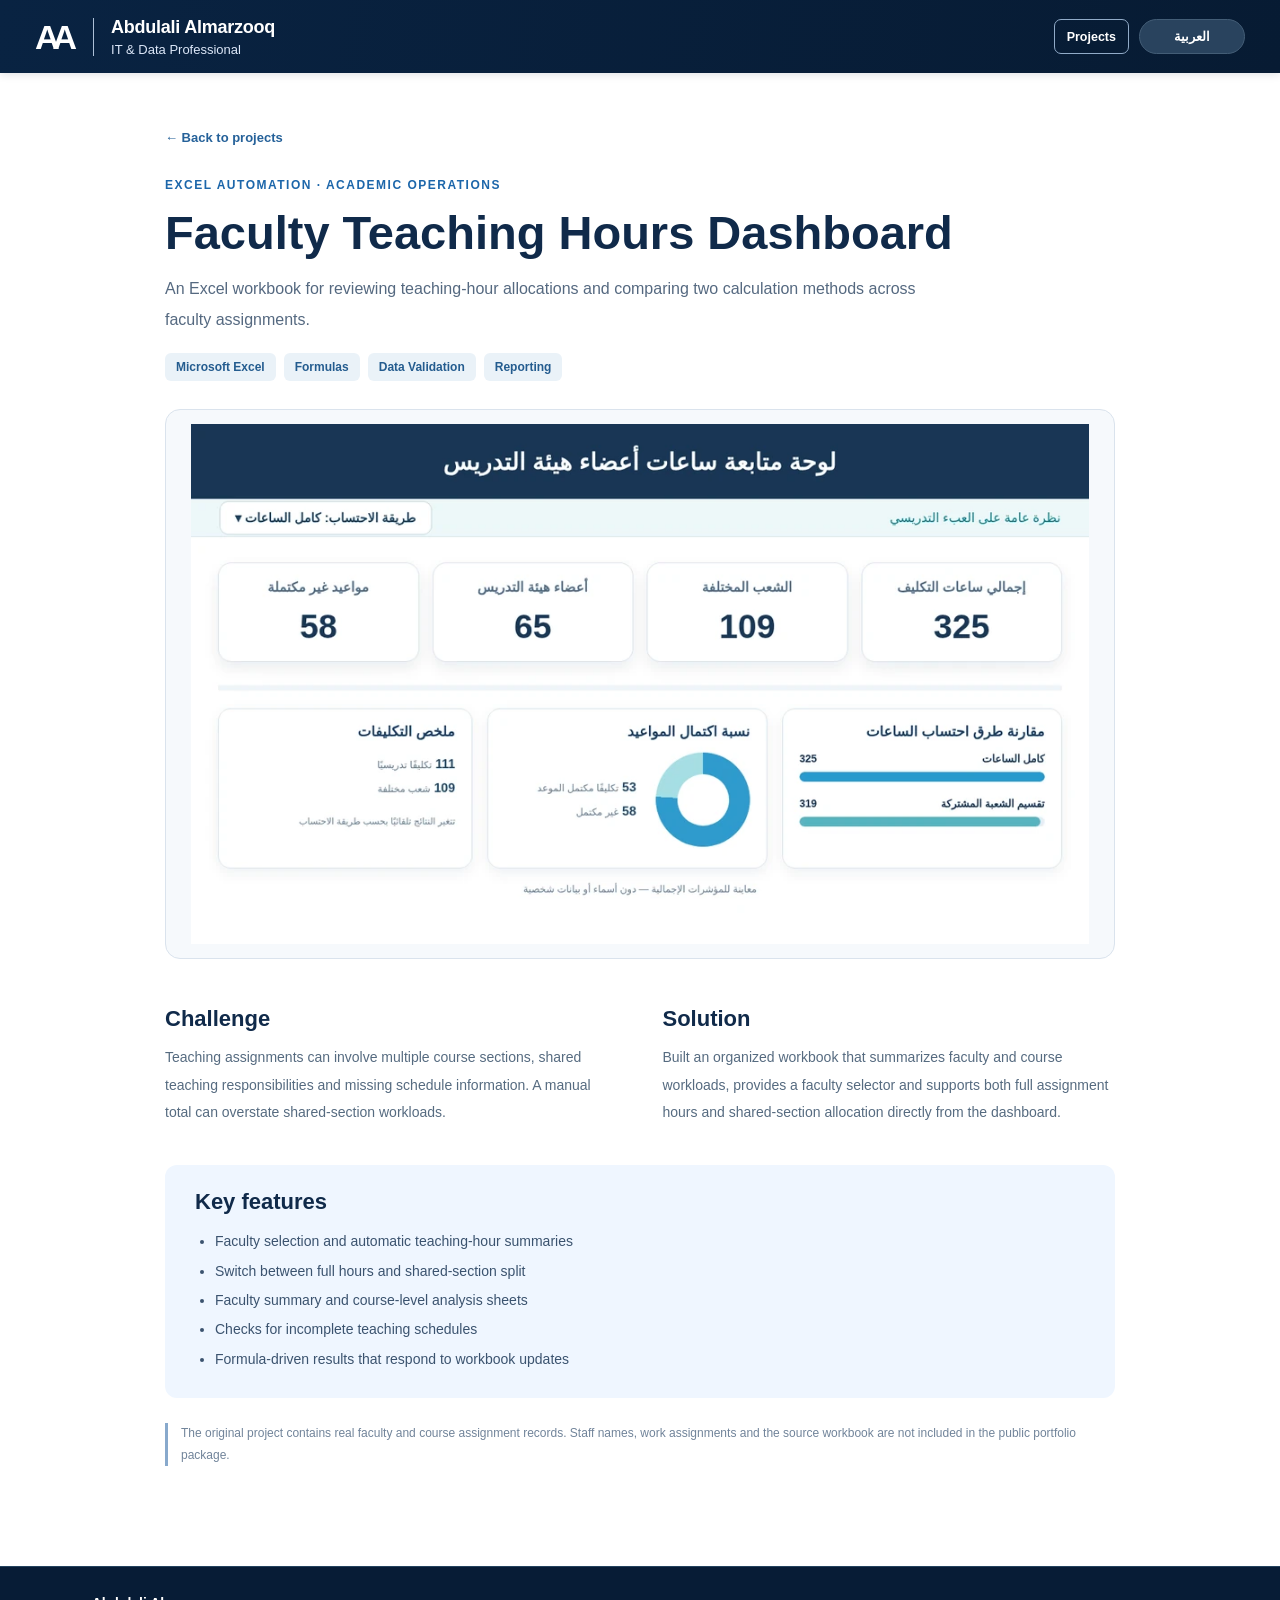
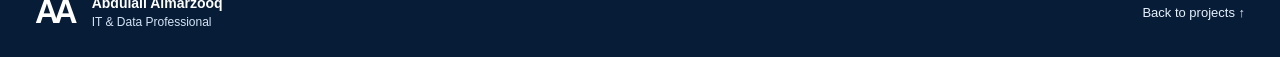
<file: case-study.html>
<!doctype html><html lang="en" dir="ltr"><head><meta charset="utf-8"><meta name="viewport" content="width=device-width,initial-scale=1"><meta name="theme-color" content="#092342"><title>Project Case Study | Abdulali Almarzooq</title><link rel="icon" href="assets/favicon.svg" type="image/svg+xml"><link rel="stylesheet" href="styles.css"><link rel="stylesheet" href="case-study.css"><script defer src="case-study.js"></script></head><body>
<header class="site-header"><div class="shell header-inner"><a class="brand" href="index.html#projects"><span class="brand-monogram">AA</span><span class="brand-divider"></span><span class="brand-copy"><strong>Abdulali Almarzooq</strong><small>IT &amp; Data Professional</small></span></a><div class="header-actions"><a href="index.html#projects" class="project-button secondary" style="border-color:#91abc8;background:transparent;color:#fff" id="caseNavProjects">Projects</a><button class="lang-switch" id="caseLangSwitch" type="button">العربية</button></div></div></header>
<main class="case-main shell" id="caseMain"><a class="back-link" href="index.html#projects" id="backToProjects">← Back to projects</a><div class="case-header"><span class="case-kicker" id="caseCategory"></span><h1 id="caseTitle"></h1><p id="caseLead"></p><div class="case-tags" id="caseTags"></div></div><div class="case-cover"><img id="caseImage" alt="Project preview" src="assets/faculty-hours-preview.webp"></div><section class="case-detail-grid"><div><h2 id="challengeHeading">Challenge</h2><p id="challengeText"></p></div><div><h2 id="solutionHeading">Solution</h2><p id="solutionText"></p></div></section><section class="case-feature-box"><h2 id="featuresHeading">Key features</h2><ul id="featuresList"></ul></section><p class="case-footnote" id="casePrivacy"></p></main>
<footer class="site-footer"><div class="shell footer-inner"><a class="footer-brand" href="index.html#projects"><span class="footer-aa">AA</span><span><strong>Abdulali Almarzooq</strong><small>IT &amp; Data Professional</small></span></a><a class="footer-contact-link" href="index.html#projects" id="backBottom">Back to projects ↑</a></div></footer></body></html>
</file>
<file: styles.css>
:root{--navy:#0b2748;--navy-deep:#071d38;--ink:#102a4a;--blue:#14539f;--accent:#0c66be;--wash:#f5f9fe;--soft:#e9f2fd;--border:#d9e4f0;--muted:#58708e;--white:#fff;--shadow:0 2px 5px rgba(17,47,82,.08),0 10px 24px rgba(17,47,82,.06)}
*{box-sizing:border-box}html{scroll-behavior:smooth;scroll-padding-top:90px}body{margin:0;font-family:Segoe UI,Tahoma,Arial,sans-serif;color:var(--ink);background:#fff;font-size:15px;-webkit-font-smoothing:antialiased}a{color:inherit;text-decoration:none}button{font:inherit;cursor:pointer}img{max-width:100%}svg{fill:none;stroke:currentColor;stroke-width:1.8;stroke-linecap:round;stroke-linejoin:round}h1,h2,h3,p{margin-top:0}.shell{width:min(1490px,calc(100% - 104px));margin-inline:auto}.skip{position:absolute;left:20px;top:-70px;background:#fff;padding:10px;z-index:100}.skip:focus{top:15px}.site-header{position:sticky;top:0;background:linear-gradient(100deg,#092342,#071b33);color:#fff;z-index:20;box-shadow:0 2px 8px rgba(7,27,51,.12)}.header-inner{min-height:73px;display:flex;align-items:center;justify-content:space-between;gap:22px}.brand{display:flex;align-items:center;gap:17px;flex:0 0 auto;min-width:266px}.brand-monogram{font-weight:780;font-size:34px;letter-spacing:-7px;line-height:1;padding-inline-end:6px}.brand-divider{height:38px;width:1px;background:#d8e8fd;opacity:.8}.brand-copy{display:flex;flex-direction:column;gap:4px}.brand-copy strong{font-size:18px;letter-spacing:-.25px}.brand-copy small{font-size:13px;color:#dce7f8}.nav-links{display:flex;align-items:center;gap:22px;justify-content:center;flex:1}.nav-links a{display:flex;align-items:center;gap:7px;font-size:14px;font-weight:650;color:#f0f5fb;border-bottom:3px solid transparent;min-height:72px;padding-top:3px;white-space:nowrap;transition:color .2s,border-color .2s}.nav-links a:hover,.nav-links a.active{border-bottom-color:#55bfe9;color:#fff}.nav-links svg{height:18px;width:18px}.header-actions{margin-inline-start:auto;display:flex;align-items:center;gap:10px}.lang-switch{display:flex;align-items:center;gap:8px;padding:9px 18px;color:#fff;background:#29435e;border:1px solid #435d76;border-radius:30px;min-width:106px;justify-content:center;font-size:13px;font-weight:650}.lang-switch:hover{background:#375572}.lang-switch svg{height:19px;width:19px}.menu-toggle{display:none;width:43px;height:39px;flex-direction:column;align-items:center;justify-content:center;gap:5px;border:1px solid #4a627c;border-radius:9px;background:#203b59}.menu-toggle span{display:block;width:20px;height:2px;background:#fff;border-radius:1px}
.hero{position:relative;overflow:hidden;background:linear-gradient(120deg,#f0f6fe 0%,#fff 60%,#e9f2fe 100%);isolation:isolate}.hero:before{content:"";position:absolute;width:55vw;height:22vw;border-radius:50%;background:linear-gradient(140deg,rgba(225,239,254,.35),rgba(197,223,249,.55));bottom:-15vw;inset-inline-end:-7vw;z-index:-1;transform:rotate(-12deg)}.hero-wave{height:64px;position:absolute;bottom:0;left:0;right:0;z-index:-1;background:linear-gradient(155deg,transparent 25%,rgba(222,237,254,.45) 26%,rgba(222,237,254,.55) 57%,transparent 58%);clip-path:polygon(0 60%,30% 75%,56% 20%,82% 70%,100% 30%,100% 100%,0 100%)}.hero-inner{display:grid;grid-template-columns: minmax(0,1fr) minmax(0,1.04fr);gap:62px;align-items:center;min-height:305px;padding-block:42px 50px}.hero-copy{max-width:630px}.eyebrow{color:#385e87;letter-spacing:3px;font-weight:800;font-size:12px;margin-bottom:11px}.hero h1{font-size:clamp(32px,2.9vw,48px);letter-spacing:-1.5px;line-height:1.1;margin:0 0 6px;font-weight:800;color:#102b4b}.hero-role{font-size:clamp(20px,1.9vw,27px);font-weight:800;color:#1753a7;margin:0 0 12px}.hero-description{font-size:15.5px;line-height:1.45;max-width:640px;margin-bottom:20px;color:#16304f}.hero-actions{display:flex;gap:15px;flex-wrap:wrap}.button{display:inline-flex;align-items:center;justify-content:center;gap:10px;font-size:14px;font-weight:700;border-radius:8px;padding:11px 18px;min-height:43px;border:1.5px solid transparent;transition:background .2s,transform .2s}.button:hover{transform:translateY(-1px)}.button svg{width:18px;height:18px}.primary-button{background:#092949;color:#fff;box-shadow:0 3px 0 #061b30}.primary-button:hover{background:#15436e}.secondary-button{background:#fff;border-color:#193f6c;color:#12365e}.secondary-button:hover{background:#ecf4fd}.expertise{border-inline-start:1px solid #aebed1;padding-inline-start:40px;display:grid;grid-template-columns:repeat(4,minmax(0,1fr));gap:12px;min-height:135px;align-items:center}.expertise-item{text-align:center;display:flex;align-items:center;flex-direction:column;gap:12px}.expertise-item svg{width:49px;height:49px;color:#0a4177;stroke-width:2.1}.expertise-item strong{font-weight:750;line-height:1.4;font-size:14px;color:#102946}
.section{padding:34px 0 58px}.projects-section{padding-top:28px}.section-heading{display:flex;justify-content:space-between;align-items:center;gap:25px;margin-bottom:22px}.section-title-group{display:flex;align-items:center;gap:14px}.section-title-group svg{width:31px;height:31px;color:#0a2a4e;stroke-width:2.4}.section-heading h2{font-size:26px;letter-spacing:-.7px;margin:0;font-weight:800}.projects-count{font-weight:650;color:#1d66b8;font-size:14px}.projects-grid{display:grid;grid-template-columns:repeat(3,minmax(0,1fr));gap:20px}.project-card{display:flex;flex-direction:column;overflow:hidden;border:1px solid #dce6f0;border-radius:14px;background:#fff;box-shadow:var(--shadow);min-width:0}.project-image-link{display:block;padding:9px 9px 0}.project-image-link img{width:100%;height:205px;display:block;object-fit:cover;object-position:center;border-radius:9px;background:#f5f9fd;border:1px solid #e9edf3}.project-content{display:flex;flex-direction:column;flex:1;padding:15px 17px 18px}.project-title{display:flex;align-items:flex-start;gap:10px;margin-bottom:9px;font-weight:780;font-size:18px;line-height:1.24;letter-spacing:-.4px}.project-symbol{flex:0 0 auto;display:grid;place-items:center;font-size:16px;width:26px;height:26px;border-radius:6px;background:#e7f1fc;color:#0f5eae}.project-symbol.excel{background:#daf4e5;color:#087e4c}.project-symbol.powerbi{background:#fff0b3;color:#9a6e00}.project-description{color:#39506c;line-height:1.45;font-size:13.5px;margin:0 0 12px;min-height:58px}.tags{display:flex;gap:7px;flex-wrap:wrap;margin-bottom:14px}.tag{border-radius:6px;padding:5px 9px;background:#e7f2fd;color:#184b83;font-weight:650;font-size:11px}.project-actions{display:flex;gap:9px;align-items:center;flex-wrap:wrap;margin-top:auto}.project-button{border-radius:7px;display:inline-flex;align-items:center;justify-content:center;gap:7px;min-height:35px;padding:8px 12px;font-weight:700;font-size:12.5px;background:#092d52;color:#fff;border:1px solid #092d52}.project-button:hover{background:#144a7b}.project-button.secondary{background:#fff;color:#173c69;border-color:#b4c5db}.project-button.secondary:hover{background:#eef6ff}.project-button svg{height:15px;width:15px}
.secondary-section{background:#f6f9fd}.experience-grid{display:grid;grid-template-columns:repeat(2,minmax(0,1fr));gap:16px}.experience-item,.skill-card,.cert-item{padding:22px 24px;border:1px solid #dfe8f3;border-radius:13px;background:#fff;box-shadow:0 3px 14px rgba(15,51,87,.04)}.experience-item{display:grid;gap:8px}.experience-date{font-size:12px;color:#2f6fab;font-weight:750}.experience-item h3,.skill-card h3,.cert-item h3{font-size:17px;margin:0 0 3px;color:#102a4a}.experience-company{color:#16579a;font-size:13px;font-weight:720}.experience-item p,.skill-card p{font-size:13px;color:#536781;line-height:1.7;margin:4px 0 0}.skills-grid{display:grid;grid-template-columns:repeat(3,1fr);gap:16px}.skill-card{border-top:4px solid #1f70bb}.cert-grid{display:grid;grid-template-columns:repeat(4,1fr);gap:15px}.cert-item{display:flex;gap:14px;align-items:flex-start}.cert-logo{width:41px;height:41px;flex:0 0 41px;background:#e6f1fb;color:#185697;border-radius:10px;display:grid;place-items:center;font-size:12px;font-weight:900}.cert-item h3{font-size:14px;line-height:1.4}.cert-item p{font-size:12px;color:#64748b;margin:3px 0 0}.cert-hint{color:var(--muted);font-size:13px;margin:0}.contact-section{background:linear-gradient(120deg,#0b2b4e,#0b2242);color:#fff}.contact-inner{display:flex;justify-content:space-between;align-items:center;gap:25px}.contact-inner h2{font-size:28px;margin:5px 0 9px}.contact-inner p:not(.eyebrow){color:#d4e4f5;margin:0;line-height:1.65}.eyebrow.light{color:#90bce6}.contact-actions{display:flex;gap:9px;flex-wrap:wrap}.footer-primary-button{background:#fff;color:#0d2b4c}.footer-outline-button{color:#fff;border-color:#8ca9c8;background:transparent}.footer-outline-button:hover{background:#244463}.site-footer{background:#071c36;color:#fff;border-top:1px solid #24435f}.footer-inner{min-height:90px;display:flex;align-items:center;justify-content:space-between;gap:25px}.footer-brand{display:flex;align-items:center;gap:14px}.footer-aa{font-size:33px;font-weight:800;letter-spacing:-5px;padding-right:5px}.footer-brand strong{display:block;font-size:14px}.footer-brand small{display:block;font-size:12px;margin-top:4px;color:#d5e4f5}.footer-contact-link{display:flex;gap:9px;align-items:center;color:#e7f1fc;font-size:13px;overflow-wrap:anywhere}.footer-contact-link svg{width:18px;height:18px;flex:0 0 18px}.footer-contact-link:hover{text-decoration:underline}
[dir=rtl] .hero h1{letter-spacing:0}[dir=rtl] .hero-role{letter-spacing:0}[dir=rtl] .brand-monogram{letter-spacing:-7px}[dir=rtl] .hero-description{line-height:1.8}[dir=rtl] .project-description{line-height:1.8}[dir=rtl] .project-title{letter-spacing:0}[dir=rtl] .nav-links a{font-size:13px}
@media(max-width:1390px){.shell{width:min(1280px,calc(100% - 70px))}.brand{min-width:230px}.nav-links{gap:13px}.nav-links a{font-size:13px}.hero-inner{gap:34px}.expertise{padding-inline-start:25px}.expertise-item strong{font-size:12.5px}}
@media(max-width:1100px){.header-inner{min-height:69px}.nav-links{display:none;position:absolute;top:100%;left:0;right:0;background:#092342;padding:12px 35px 21px;box-shadow:0 12px 18px rgba(0,0,0,.15);grid-template-columns:repeat(3,1fr);gap:4px 20px}.nav-links.open{display:grid}.nav-links a{min-height:43px;border:0;border-bottom:1px solid #324d68;padding:8px 6px}.nav-links a.active{color:#99d9ff}.menu-toggle{display:flex}.brand{min-width:0}.hero-inner{grid-template-columns:1fr;padding:40px 0 53px;gap:35px}.hero-copy{max-width:830px}.expertise{border-inline-start:0;border-top:1px solid #bfd0e2;padding-inline-start:0;padding-top:22px}.projects-grid{gap:13px}.project-image-link img{height:160px}.project-content{padding:15px}.project-title{font-size:16px}.project-description{font-size:12.5px}.cert-grid{grid-template-columns:repeat(2,1fr)}}
@media(max-width:800px){.shell{width:calc(100% - 36px)}.projects-grid,.skills-grid{grid-template-columns:1fr}.project-image-link img{height:auto;aspect-ratio:16/9;object-fit:cover}.project-description{min-height:0}.project-content{padding:16px}.experience-grid{grid-template-columns:1fr}.section{padding:33px 0 46px}.section-heading h2{font-size:23px}.cert-grid{grid-template-columns:repeat(2,1fr)}.contact-inner{flex-direction:column;align-items:flex-start}.footer-inner{flex-wrap:wrap;justify-content:flex-start;padding-block:25px;gap:18px 35px}}
@media(max-width:540px){.brand-monogram{font-size:27px}.brand-divider{height:33px}.brand-copy strong{font-size:13px}.brand-copy small{font-size:10.5px}.lang-switch{min-width:auto;padding:9px 10px;font-size:12px}.lang-switch svg{width:16px;height:16px}.header-inner{gap:5px}.nav-links.open{grid-template-columns:1fr 1fr;padding-inline:17px}.hero-inner{padding-block:31px 40px;gap:26px}.hero h1{font-size:32px}.hero-role{font-size:20px}.hero-description{font-size:14px}.eyebrow{letter-spacing:2px}.expertise{grid-template-columns:repeat(2,1fr);row-gap:23px}.expertise-item svg{height:38px;width:38px}.section-heading{align-items:flex-start;flex-direction:column;gap:4px}.section-heading h2{font-size:22px}.cert-grid{grid-template-columns:1fr}.footer-contact-link{font-size:12px}.contact-inner h2{font-size:23px}}
@media(prefers-reduced-motion:reduce){html{scroll-behavior:auto}*,*:before,*:after{transition:none!important}}

/* Real certificate previews: matches the original navy/blue portfolio design */
.cert-grid{grid-template-columns:repeat(4,minmax(0,1fr));gap:16px;align-items:stretch}
.cert-item{display:flex;flex-direction:column;align-items:stretch;gap:0;padding:0;overflow:hidden;border:1px solid #dce8f4;border-radius:13px;background:#fff;box-shadow:var(--shadow);min-width:0;transition:transform .18s,box-shadow .18s}
.cert-item:hover{transform:translateY(-2px);box-shadow:0 12px 27px rgba(18,52,82,.13)}
.cert-image-button{display:block;position:relative;width:100%;padding:14px;background:#edf4fc;border:0;border-bottom:1px solid #dbe6f4;text-align:center;cursor:zoom-in;min-height:175px}
.cert-image-button img{display:block;width:100%;height:auto;aspect-ratio:1.42 / 1;object-fit:contain;background:#fff;border-radius:5px;box-shadow:0 2px 10px rgba(30,55,85,.12)}
.cert-image-button:focus-visible,.cert-action:focus-visible,.cert-preview-close:focus-visible{outline:3px solid #37aaf0;outline-offset:2px}
.cert-image-hint{position:absolute;inset-inline-end:19px;bottom:19px;background:rgba(10,37,69,.93);border-radius:6px;color:#fff;font-size:11px;font-weight:750;padding:7px 10px;line-height:1.1}
.cert-content{padding:17px 17px 18px;display:flex;flex-direction:column;flex:1;min-width:0}
.cert-heading-row{display:flex;align-items:center;justify-content:space-between;gap:10px;min-height:26px;margin-bottom:8px}
.cert-issuer{color:#23629c;font-weight:760;font-size:11px;letter-spacing:.2px}
.cert-badge{width:31px;height:31px;object-fit:cover;border-radius:6px;border:1px solid #f3d3e6}
.cert-item h3{font-size:15px;line-height:1.45;margin:0;color:#122e50;overflow-wrap:anywhere}
.cert-item .cert-date{font-size:12px;color:#6a7e92;margin:8px 0 17px}
.cert-actions{display:flex;flex-wrap:wrap;gap:7px;margin-top:auto}
.cert-action{display:inline-flex;align-items:center;justify-content:center;min-height:33px;padding:7px 10px;border:1px solid #b6cce3;border-radius:7px;color:#17508d;font-size:11px;font-weight:730;text-align:center;line-height:1.35;background:#fff}
.cert-action:hover{border-color:#397ebc;background:#ecf5fd}
.cert-action.primary{background:#0d3158;border-color:#0d3158;color:#fff}
.cert-action.primary:hover{background:#164c80}
.cert-preview-dialog{position:fixed;inset:0;max-width:min(1050px,calc(100vw - 28px));width:100%;max-height:calc(100dvh - 24px);padding:0;border:1px solid #cfdfeb;border-radius:14px;background:#fff;box-shadow:0 24px 90px rgba(0,0,0,.3);color:#102a4a;overflow:auto}
.cert-preview-dialog::backdrop{background:rgba(5,20,39,.78)}
.cert-preview-head{display:flex;justify-content:space-between;align-items:center;gap:18px;padding:14px 20px;background:#0b2748;color:#fff;position:sticky;top:0;z-index:1}
.cert-preview-head h2{font-size:16px;margin:0}
.cert-preview-close{background:rgba(255,255,255,.12);color:#fff;border:1px solid rgba(255,255,255,.5);height:34px;width:36px;border-radius:8px;line-height:1;font-size:24px}
.cert-preview-dialog>img{display:block;width:100%;height:auto;max-height:calc(100dvh - 155px);object-fit:contain;padding:14px;background:#f2f5f9}
.cert-preview-foot{padding:12px 18px;text-align:end}
.cert-preview-foot a{font-size:13px;font-weight:740;color:#0c63b6;text-decoration:underline;text-underline-offset:3px}
@media(max-width:1100px){.cert-grid{grid-template-columns:repeat(2,minmax(0,1fr))}}
@media(max-width:540px){.cert-grid{grid-template-columns:1fr}.cert-image-button{padding:14px}.cert-image-button img{aspect-ratio:1.6/1}.cert-content{padding:16px}.cert-preview-head h2{font-size:13px}}
@media(prefers-reduced-motion:reduce){.cert-item{transition:none}}
</file>
<file: case-study.css>
.case-main{padding-block:55px 100px;max-width:950px}.back-link{font-size:13px;color:#256199;font-weight:800;display:inline-block;margin-bottom:30px}.case-header h1{font-size:clamp(30px,4vw,47px);margin:13px 0}.case-header>p{color:#556980;line-height:1.95;max-width:760px;font-size:16px}.case-tags{display:flex;flex-wrap:wrap;gap:8px;margin:18px 0 28px}.case-tags span{font-size:12px;padding:7px 11px;background:#eaf2f8;border-radius:6px;color:#245c8f;font-weight:750}.case-cover{background:#eff3f7;border:1px solid #dae3ed;border-radius:15px;padding:14px;overflow:hidden}.case-cover img{width:100%;height:auto;max-height:520px;object-fit:contain;display:block;margin:0 auto;border-radius:7px}.case-detail-grid{display:grid;grid-template-columns:1fr 1fr;gap:45px;padding:47px 0 25px}.case-detail-grid h2,.case-feature-box h2{font-size:22px;margin:0 0 12px}.case-detail-grid p{color:#566b80;line-height:1.95;font-size:14px}.case-feature-box{padding:24px 30px;background:#f3f7fa;border-radius:12px}.case-feature-box ul{margin:0;padding-inline-start:20px;color:#3b536f;line-height:2.1;font-size:14px}.case-footnote{color:#71849a;margin:25px 0 0;font-size:12px;line-height:1.8}@media(max-width:650px){.case-main{padding-block:30px 70px}.case-detail-grid{grid-template-columns:1fr;gap:10px;padding:32px 0}.case-feature-box{padding:20px}.case-cover{padding:6px}.case-header p{font-size:14px}}.case-kicker{font-size:12px;font-weight:800;letter-spacing:1.5px;color:#1c66aa}.case-main{min-height:66vh}.case-cover{background:#f6f9fc}.case-feature-box{background:#eff6ff}.case-footnote{border-left:3px solid #88a9cc;padding-inline-start:13px}html[dir="rtl"] .case-footnote{border-left:0;border-right:3px solid #88a9cc}
</file>
